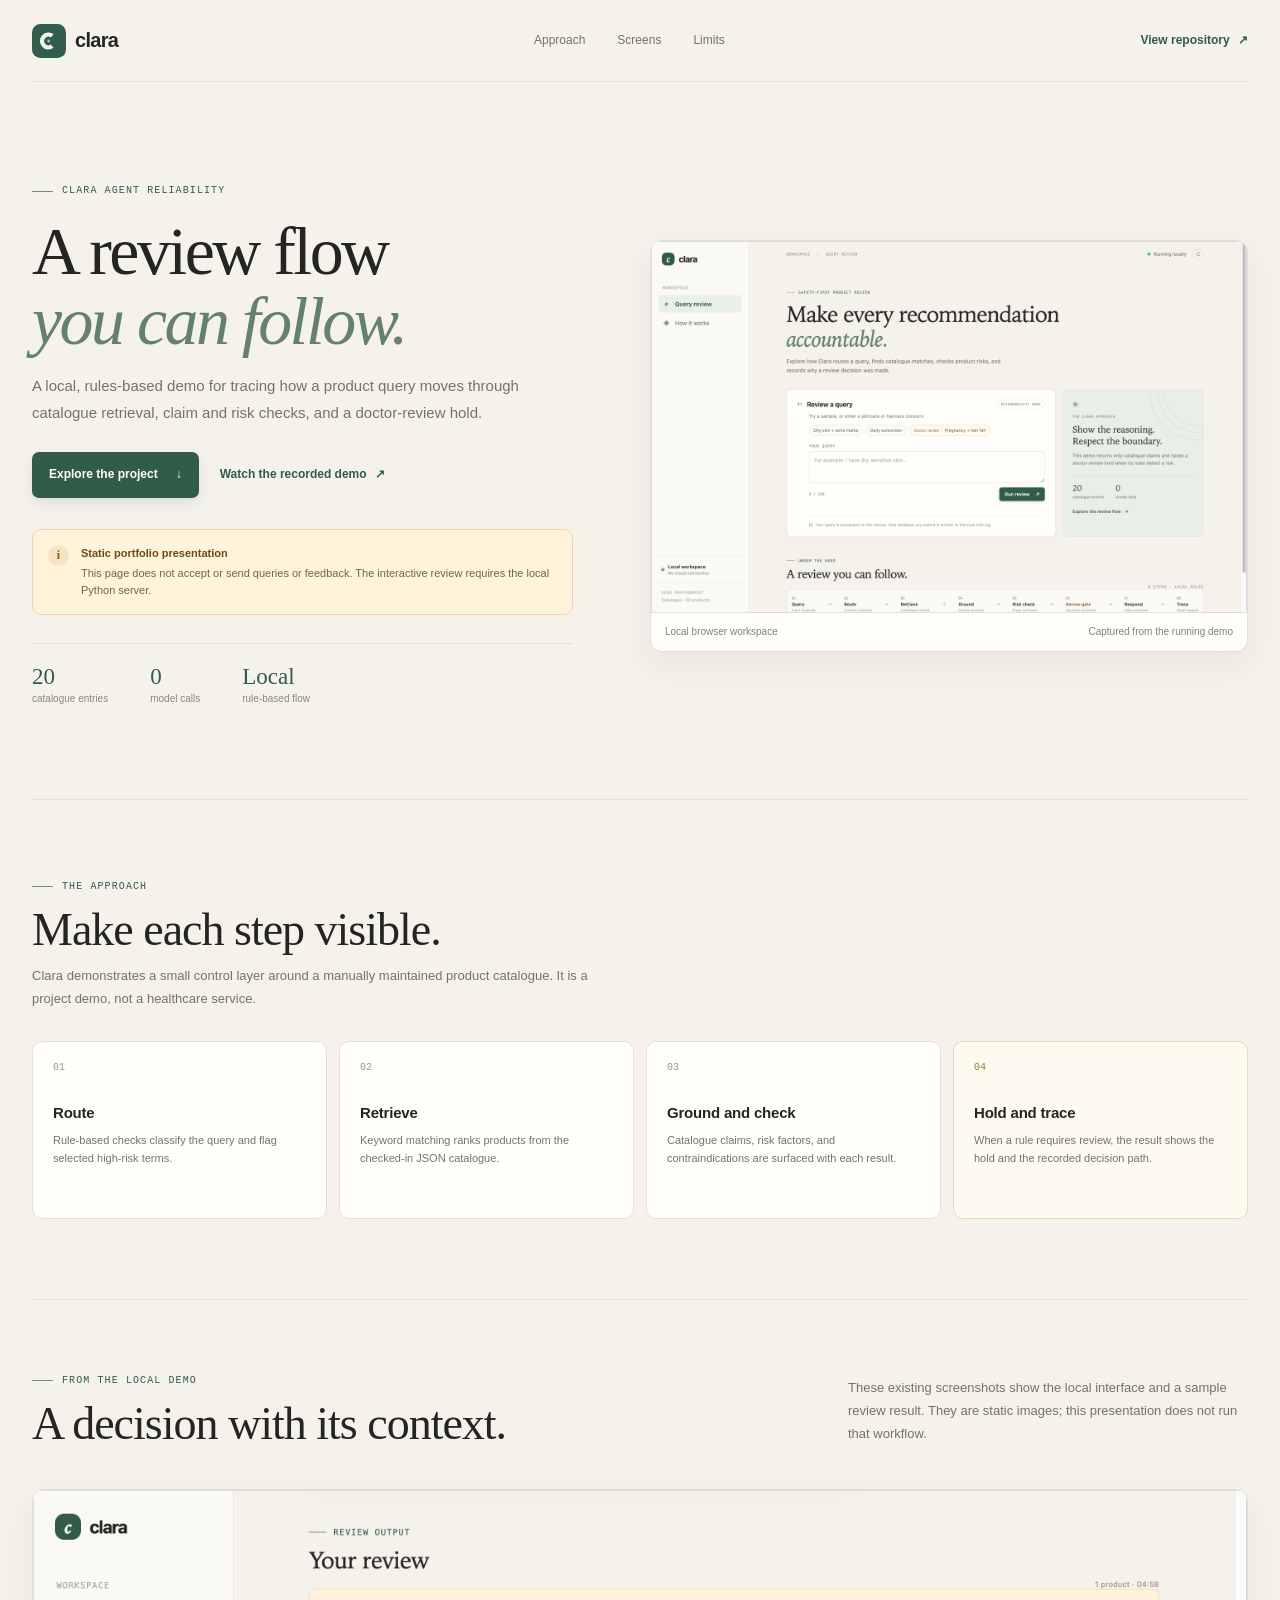
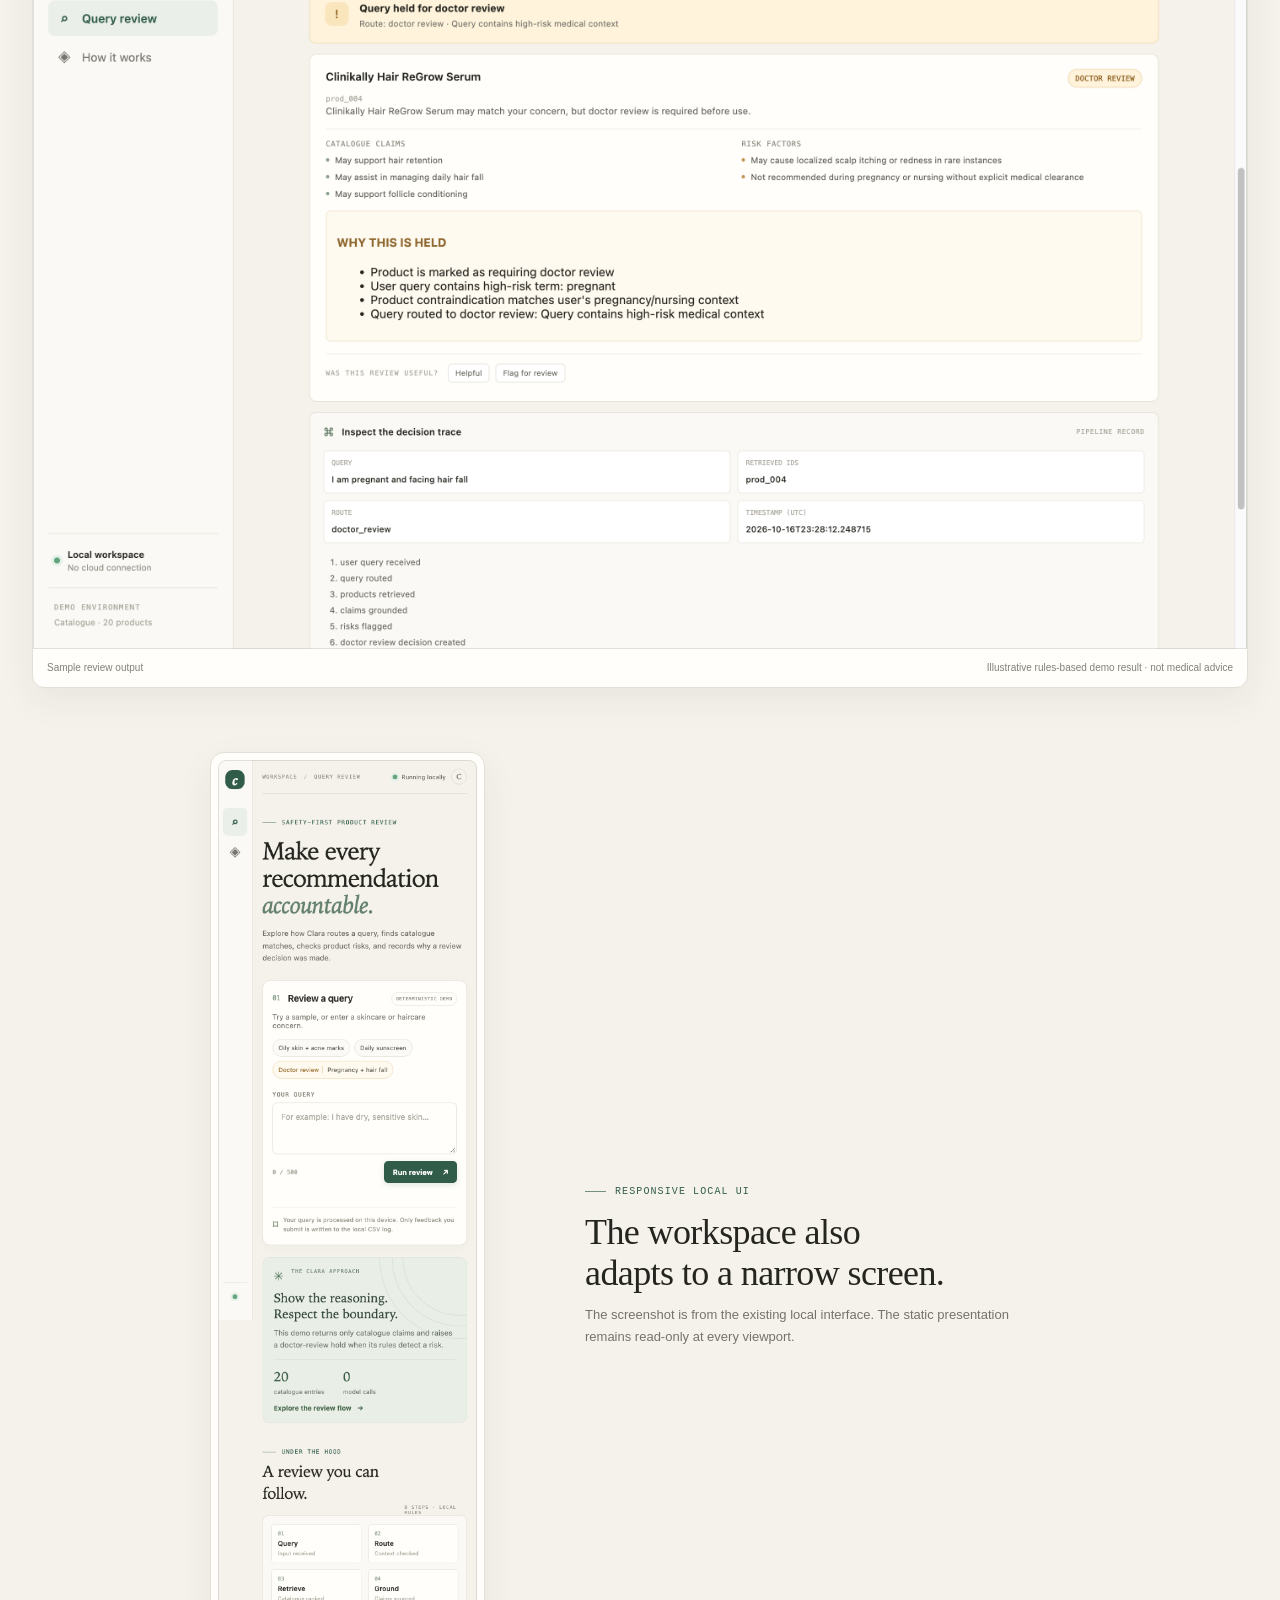
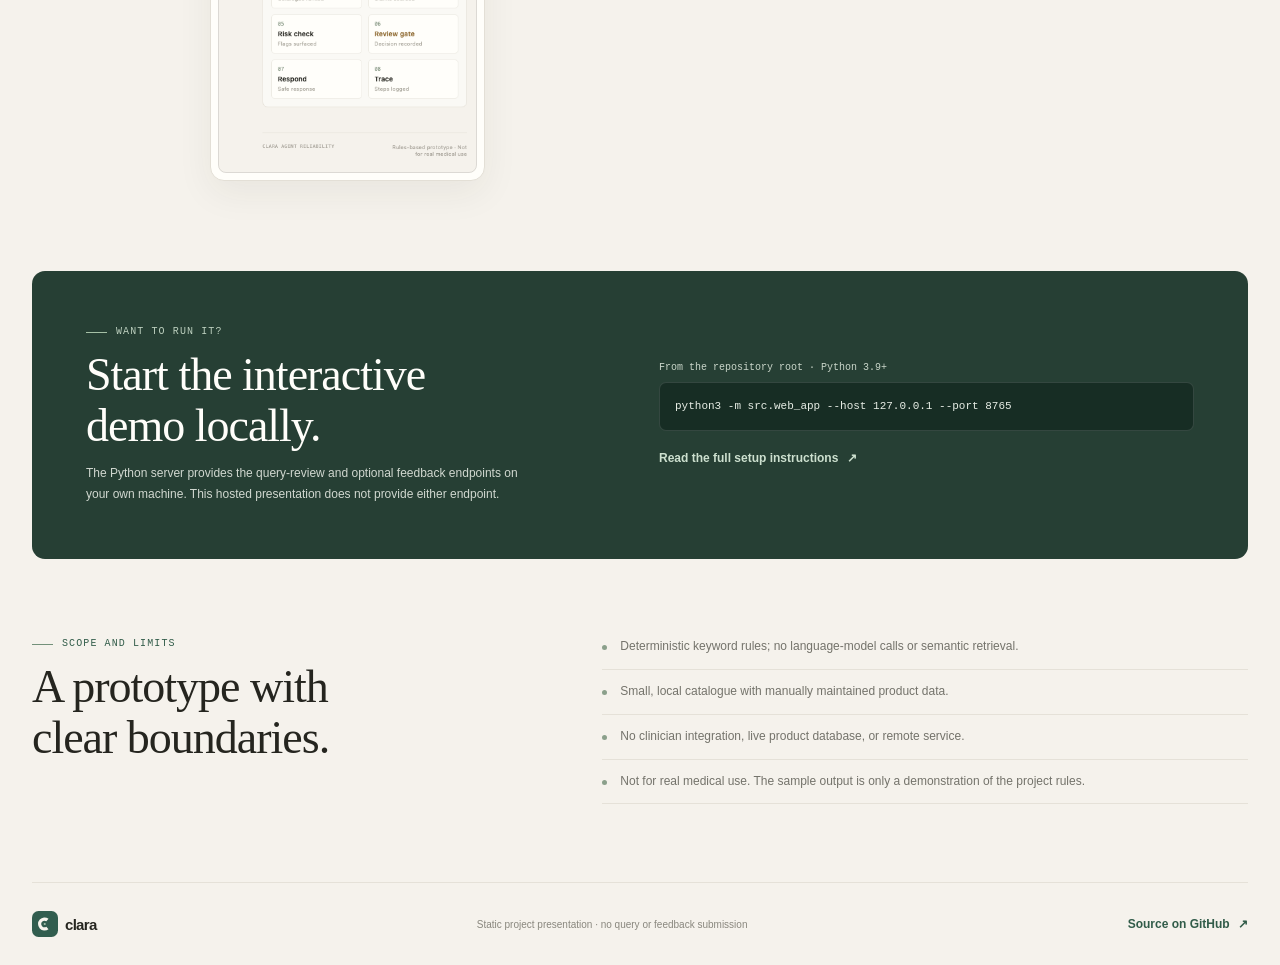
<file: site/index.html>
<!doctype html>
<html lang="en">
<head>
  <meta charset="utf-8">
  <meta name="viewport" content="width=device-width, initial-scale=1">
  <meta name="theme-color" content="#f5f2ec">
  <meta name="description" content="A static portfolio presentation of Clara Agent Reliability, a local rules-based review demo.">
  <title>Clara Agent Reliability — Static Presentation</title>
  <link rel="icon" href="assets/clara-mark.svg" type="image/svg+xml">
  <link rel="stylesheet" href="styles.css">
</head>
<body>
  <div class="page-shell">
    <header class="site-header">
      <a class="brand" href="#top" aria-label="Clara Agent Reliability home">
        <img src="assets/clara-mark.svg" alt="" width="36" height="36">
        <span>clara</span>
      </a>
      <nav aria-label="Page navigation">
        <a href="#approach">Approach</a>
        <a href="#screens">Screens</a>
        <a href="#limits">Limits</a>
      </nav>
      <a class="github-link" href="https://github.com/ayushcodes13/clara-agent-reliability">View repository <span aria-hidden="true">↗</span></a>
    </header>

    <main id="top">
      <section class="hero" aria-labelledby="hero-title">
        <div class="hero-copy">
          <p class="eyebrow"><span class="eyebrow-rule"></span> CLARA AGENT RELIABILITY</p>
          <h1 id="hero-title">A review flow<br><em>you can follow.</em></h1>
          <p class="lede">A local, rules-based demo for tracing how a product query moves through catalogue retrieval, claim and risk checks, and a doctor-review hold.</p>
          <div class="hero-actions">
            <a class="button button-primary" href="#approach">Explore the project <span aria-hidden="true">↓</span></a>
            <a class="text-link" href="https://youtu.be/K3pfU-BcIXI">Watch the recorded demo <span aria-hidden="true">↗</span></a>
          </div>
          <aside class="static-notice" aria-label="Static presentation notice">
            <span class="notice-mark" aria-hidden="true">i</span>
            <div>
              <strong>Static portfolio presentation</strong>
              <p>This page does not accept or send queries or feedback. The interactive review requires the local Python server.</p>
            </div>
          </aside>
          <div class="facts" aria-label="Demo facts">
            <div><strong>20</strong><span>catalogue entries</span></div>
            <div><strong>0</strong><span>model calls</span></div>
            <div><strong>Local</strong><span>rule-based flow</span></div>
          </div>
        </div>
        <figure class="hero-image image-frame">
          <img src="assets/clara-workspace.png" alt="Screenshot of the local Clara review workspace with sample query chips, a blank query area, and the review-flow overview" width="2880" height="1800">
          <figcaption><span>Local browser workspace</span><span>Captured from the running demo</span></figcaption>
        </figure>
      </section>

      <section class="section approach-section" id="approach" aria-labelledby="approach-title">
        <div class="section-heading">
          <p class="eyebrow"><span class="eyebrow-rule"></span> THE APPROACH</p>
          <h2 id="approach-title">Make each step visible.</h2>
          <p class="section-intro">Clara demonstrates a small control layer around a manually maintained product catalogue. It is a project demo, not a healthcare service.</p>
        </div>
        <div class="approach-grid">
          <article class="approach-card"><span class="card-index">01</span><h3>Route</h3><p>Rule-based checks classify the query and flag selected high-risk terms.</p></article>
          <article class="approach-card"><span class="card-index">02</span><h3>Retrieve</h3><p>Keyword matching ranks products from the checked-in JSON catalogue.</p></article>
          <article class="approach-card"><span class="card-index">03</span><h3>Ground and check</h3><p>Catalogue claims, risk factors, and contraindications are surfaced with each result.</p></article>
          <article class="approach-card decision-card"><span class="card-index">04</span><h3>Hold and trace</h3><p>When a rule requires review, the result shows the hold and the recorded decision path.</p></article>
        </div>
      </section>

      <section class="section screenshots-section" id="screens" aria-labelledby="screens-title">
        <div class="section-heading screenshots-heading">
          <div>
            <p class="eyebrow"><span class="eyebrow-rule"></span> FROM THE LOCAL DEMO</p>
            <h2 id="screens-title">A decision with its context.</h2>
          </div>
          <p class="section-intro">These existing screenshots show the local interface and a sample review result. They are static images; this presentation does not run that workflow.</p>
        </div>
        <figure class="review-figure image-frame">
          <img src="assets/clara-review.png" alt="Existing screenshot of a sample query held for doctor review, with catalogue claims, risk factors, and the decision trace" width="2880" height="1800" loading="lazy">
          <figcaption><span>Sample review output</span><span>Illustrative rules-based demo result · not medical advice</span></figcaption>
        </figure>
        <div class="mobile-row">
          <figure class="mobile-figure image-frame">
            <img src="assets/clara-mobile.png" alt="Existing narrow-screen screenshot of the local Clara workspace" width="390" height="1526" loading="lazy">
          </figure>
          <div class="mobile-caption">
            <p class="eyebrow"><span class="eyebrow-rule"></span> RESPONSIVE LOCAL UI</p>
            <h3>The workspace also adapts to a narrow screen.</h3>
            <p>The screenshot is from the existing local interface. The static presentation remains read-only at every viewport.</p>
          </div>
        </div>
      </section>

      <section class="local-run" aria-labelledby="local-run-title">
        <div>
          <p class="eyebrow"><span class="eyebrow-rule"></span> WANT TO RUN IT?</p>
          <h2 id="local-run-title">Start the interactive demo locally.</h2>
          <p>The Python server provides the query-review and optional feedback endpoints on your own machine. This hosted presentation does not provide either endpoint.</p>
        </div>
        <div class="run-details">
          <p>From the repository root · Python 3.9+</p>
          <pre><code>python3 -m src.web_app --host 127.0.0.1 --port 8765</code></pre>
          <a class="text-link" href="https://github.com/ayushcodes13/clara-agent-reliability#run-the-local-review-workspace">Read the full setup instructions <span aria-hidden="true">↗</span></a>
        </div>
      </section>

      <section class="limits" id="limits" aria-labelledby="limits-title">
        <div class="limits-heading">
          <p class="eyebrow"><span class="eyebrow-rule"></span> SCOPE AND LIMITS</p>
          <h2 id="limits-title">A prototype with clear boundaries.</h2>
        </div>
        <ul>
          <li>Deterministic keyword rules; no language-model calls or semantic retrieval.</li>
          <li>Small, local catalogue with manually maintained product data.</li>
          <li>No clinician integration, live product database, or remote service.</li>
          <li>Not for real medical use. The sample output is only a demonstration of the project rules.</li>
        </ul>
      </section>
    </main>

    <footer class="site-footer">
      <a class="brand footer-brand" href="#top"><img src="assets/clara-mark.svg" alt="" width="28" height="28"><span>clara</span></a>
      <span>Static project presentation · no query or feedback submission</span>
      <a href="https://github.com/ayushcodes13/clara-agent-reliability">Source on GitHub <span aria-hidden="true">↗</span></a>
    </footer>
  </div>
</body>
</html>
</file>
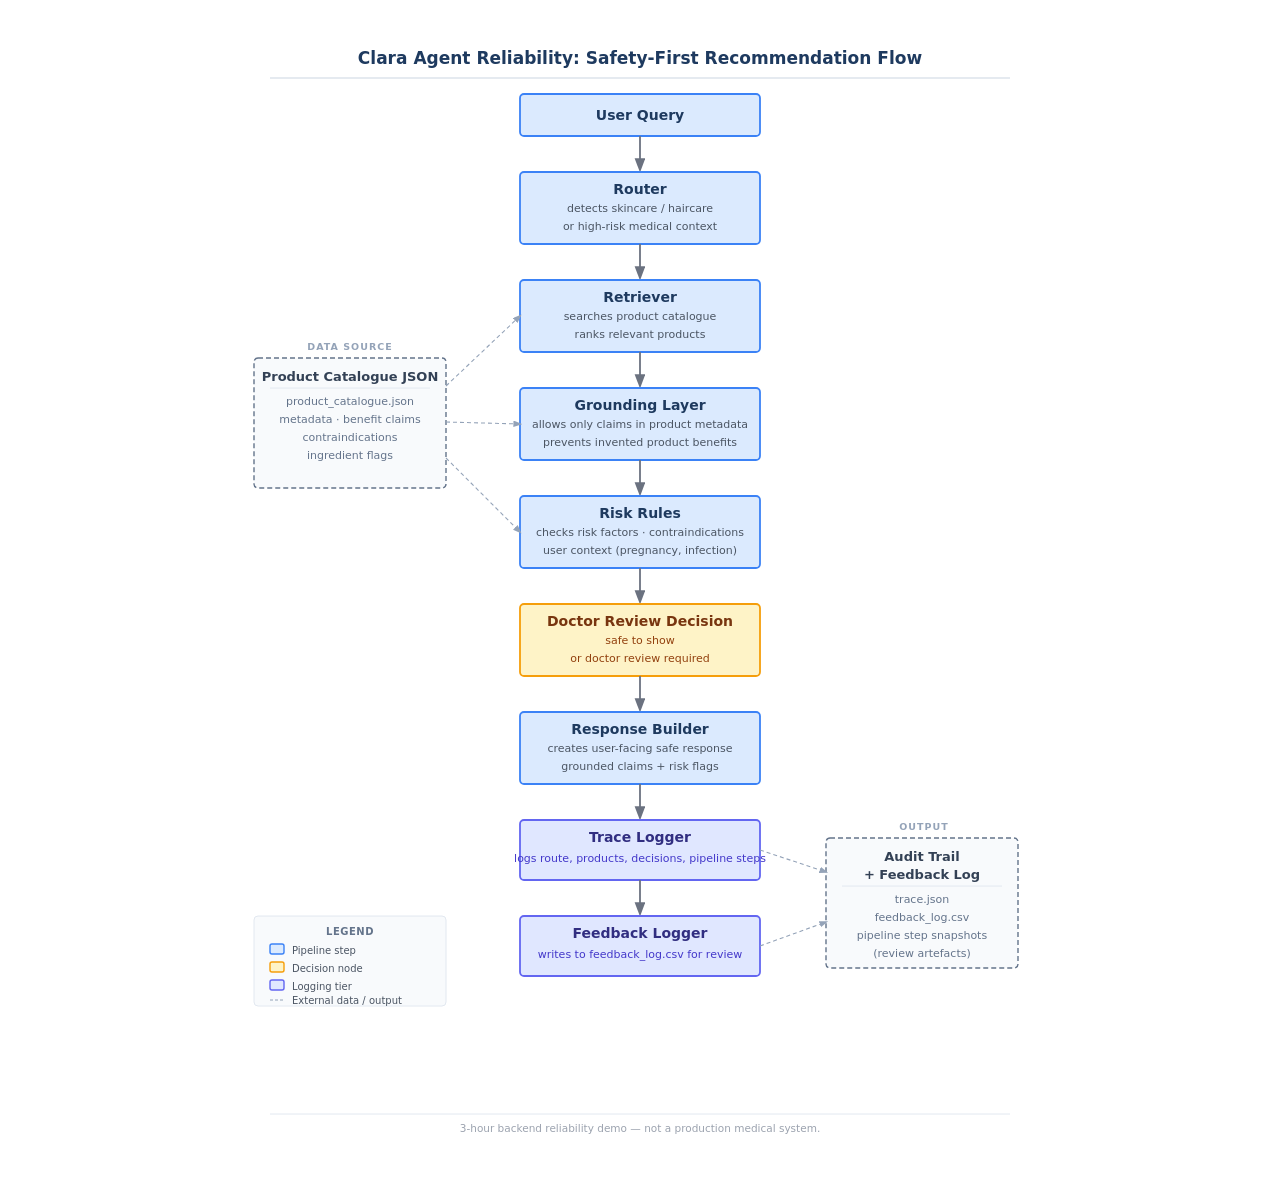
<file: architecture.html>
<!DOCTYPE html>
<html lang="en">

<head>
    <meta charset="UTF-8" />
    <meta name="viewport" content="width=device-width, initial-scale=1.0" />
    <title>Clara Agent Reliability – Architecture</title>
    <style>
        * {
            box-sizing: border-box;
            margin: 0;
            padding: 0;
        }

        body {
            background: #fff;
            font-family: 'Segoe UI', system-ui, -apple-system, sans-serif;
            display: flex;
            justify-content: center;
            padding: 32px 16px 48px;
        }

        svg text {
            font-family: 'Segoe UI', system-ui, -apple-system, sans-serif;
        }
    </style>
</head>

<body>
    <svg viewBox="0 0 860 1110" width="860" xmlns="http://www.w3.org/2000/svg">
        <defs>
            <marker id="arr" markerWidth="8" markerHeight="8" refX="6" refY="3" orient="auto">
                <path d="M0,0 L0,6 L8,3 z" fill="#6b7280" />
            </marker>
            <marker id="arr-dash" markerWidth="8" markerHeight="8" refX="6" refY="3" orient="auto">
                <path d="M0,0 L0,6 L8,3 z" fill="#94a3b8" />
            </marker>
        </defs>

        <!-- Background -->
        <rect width="860" height="1110" fill="#ffffff" />

        <!-- ══ TITLE ══ -->
        <text x="430" y="32" text-anchor="middle" font-size="17" font-weight="600" fill="#1e3a5f">Clara Agent
            Reliability: Safety-First Recommendation Flow</text>
        <line x1="60" y1="46" x2="800" y2="46" stroke="#cbd5e1" stroke-width="1" />

        <!-- ══ MAIN PIPELINE ══ -->

        <!-- 1. User Query -->
        <rect x="310" y="62" width="240" height="42" rx="4" fill="#dbeafe" stroke="#3b82f6" stroke-width="1.8" />
        <text x="430" y="88" text-anchor="middle" font-size="14" font-weight="600" fill="#1e3a5f">User Query</text>

        <!-- Arrow 1→2 -->
        <line x1="430" y1="104" x2="430" y2="137" stroke="#6b7280" stroke-width="1.8" marker-end="url(#arr)" />

        <!-- 2. Router -->
        <rect x="310" y="140" width="240" height="72" rx="4" fill="#dbeafe" stroke="#3b82f6" stroke-width="1.8" />
        <text x="430" y="162" text-anchor="middle" font-size="14" font-weight="600" fill="#1e3a5f">Router</text>
        <text x="430" y="180" text-anchor="middle" font-size="11" fill="#4b5563">detects skincare / haircare</text>
        <text x="430" y="198" text-anchor="middle" font-size="11" fill="#4b5563">or high-risk medical context</text>

        <!-- Arrow 2→3 -->
        <line x1="430" y1="212" x2="430" y2="245" stroke="#6b7280" stroke-width="1.8" marker-end="url(#arr)" />

        <!-- 3. Retriever -->
        <rect x="310" y="248" width="240" height="72" rx="4" fill="#dbeafe" stroke="#3b82f6" stroke-width="1.8" />
        <text x="430" y="270" text-anchor="middle" font-size="14" font-weight="600" fill="#1e3a5f">Retriever</text>
        <text x="430" y="288" text-anchor="middle" font-size="11" fill="#4b5563">searches product catalogue</text>
        <text x="430" y="306" text-anchor="middle" font-size="11" fill="#4b5563">ranks relevant products</text>

        <!-- Arrow 3→4 -->
        <line x1="430" y1="320" x2="430" y2="353" stroke="#6b7280" stroke-width="1.8" marker-end="url(#arr)" />

        <!-- 4. Grounding Layer -->
        <rect x="310" y="356" width="240" height="72" rx="4" fill="#dbeafe" stroke="#3b82f6" stroke-width="1.8" />
        <text x="430" y="378" text-anchor="middle" font-size="14" font-weight="600" fill="#1e3a5f">Grounding
            Layer</text>
        <text x="430" y="396" text-anchor="middle" font-size="11" fill="#4b5563">allows only claims in product
            metadata</text>
        <text x="430" y="414" text-anchor="middle" font-size="11" fill="#4b5563">prevents invented product
            benefits</text>

        <!-- Arrow 4→5 -->
        <line x1="430" y1="428" x2="430" y2="461" stroke="#6b7280" stroke-width="1.8" marker-end="url(#arr)" />

        <!-- 5. Risk Rules -->
        <rect x="310" y="464" width="240" height="72" rx="4" fill="#dbeafe" stroke="#3b82f6" stroke-width="1.8" />
        <text x="430" y="486" text-anchor="middle" font-size="14" font-weight="600" fill="#1e3a5f">Risk Rules</text>
        <text x="430" y="504" text-anchor="middle" font-size="11" fill="#4b5563">checks risk factors ·
            contraindications</text>
        <text x="430" y="522" text-anchor="middle" font-size="11" fill="#4b5563">user context (pregnancy,
            infection)</text>

        <!-- Arrow 5→6 -->
        <line x1="430" y1="536" x2="430" y2="569" stroke="#6b7280" stroke-width="1.8" marker-end="url(#arr)" />

        <!-- 6. Doctor Review Decision (amber — decision node) -->
        <rect x="310" y="572" width="240" height="72" rx="4" fill="#fef3c7" stroke="#f59e0b" stroke-width="1.8" />
        <text x="430" y="594" text-anchor="middle" font-size="14" font-weight="600" fill="#78350f">Doctor Review
            Decision</text>
        <text x="430" y="612" text-anchor="middle" font-size="11" fill="#92400e">safe to show</text>
        <text x="430" y="630" text-anchor="middle" font-size="11" fill="#92400e">or doctor review required</text>

        <!-- Arrow 6→7 -->
        <line x1="430" y1="644" x2="430" y2="677" stroke="#6b7280" stroke-width="1.8" marker-end="url(#arr)" />

        <!-- 7. Response Builder -->
        <rect x="310" y="680" width="240" height="72" rx="4" fill="#dbeafe" stroke="#3b82f6" stroke-width="1.8" />
        <text x="430" y="702" text-anchor="middle" font-size="14" font-weight="600" fill="#1e3a5f">Response
            Builder</text>
        <text x="430" y="720" text-anchor="middle" font-size="11" fill="#4b5563">creates user-facing safe
            response</text>
        <text x="430" y="738" text-anchor="middle" font-size="11" fill="#4b5563">grounded claims + risk flags</text>

        <!-- Arrow 7→8 -->
        <line x1="430" y1="752" x2="430" y2="785" stroke="#6b7280" stroke-width="1.8" marker-end="url(#arr)" />

        <!-- 8. Trace Logger (indigo — logging tier) -->
        <rect x="310" y="788" width="240" height="60" rx="4" fill="#e0e7ff" stroke="#6366f1" stroke-width="1.8" />
        <text x="430" y="810" text-anchor="middle" font-size="14" font-weight="600" fill="#312e81">Trace Logger</text>
        <text x="430" y="830" text-anchor="middle" font-size="11" fill="#4338ca">logs route, products, decisions,
            pipeline steps</text>

        <!-- Arrow 8→9 -->
        <line x1="430" y1="848" x2="430" y2="881" stroke="#6b7280" stroke-width="1.8" marker-end="url(#arr)" />

        <!-- 9. Feedback Logger (indigo — logging tier) -->
        <rect x="310" y="884" width="240" height="60" rx="4" fill="#e0e7ff" stroke="#6366f1" stroke-width="1.8" />
        <text x="430" y="906" text-anchor="middle" font-size="14" font-weight="600" fill="#312e81">Feedback
            Logger</text>
        <text x="430" y="926" text-anchor="middle" font-size="11" fill="#4338ca">writes to feedback_log.csv for
            review</text>

        <!-- ══ LEFT SIDEBAR – Product Catalogue ══ -->
        <text x="140" y="318" text-anchor="middle" font-size="9.5" letter-spacing="1" fill="#94a3b8"
            font-weight="600">DATA SOURCE</text>
        <rect x="44" y="326" width="192" height="130" rx="4" fill="#f8fafc" stroke="#64748b" stroke-width="1.4"
            stroke-dasharray="5,3" />
        <text x="140" y="349" text-anchor="middle" font-size="13" font-weight="600" fill="#334155">Product Catalogue
            JSON</text>
        <!-- small divider -->
        <line x1="60" y1="356" x2="220" y2="356" stroke="#e2e8f0" stroke-width="1" />
        <text x="140" y="373" text-anchor="middle" font-size="11" fill="#64748b">product_catalogue.json</text>
        <text x="140" y="391" text-anchor="middle" font-size="11" fill="#64748b">metadata · benefit claims</text>
        <text x="140" y="409" text-anchor="middle" font-size="11" fill="#64748b">contraindications</text>
        <text x="140" y="427" text-anchor="middle" font-size="11" fill="#64748b">ingredient flags</text>

        <!-- Dashed arrows from Product Catalogue to Retriever, Grounding, Risk Rules -->
        <!-- → Retriever (center y≈284, left edge x=310) -->
        <line x1="236" y1="354" x2="310" y2="284" stroke="#94a3b8" stroke-width="1.1" stroke-dasharray="4,3"
            marker-end="url(#arr-dash)" />
        <!-- → Grounding Layer (center y≈392, left edge x=310) -->
        <line x1="236" y1="390" x2="310" y2="392" stroke="#94a3b8" stroke-width="1.1" stroke-dasharray="4,3"
            marker-end="url(#arr-dash)" />
        <!-- → Risk Rules (center y≈500, left edge x=310) -->
        <line x1="236" y1="426" x2="310" y2="500" stroke="#94a3b8" stroke-width="1.1" stroke-dasharray="4,3"
            marker-end="url(#arr-dash)" />

        <!-- ══ RIGHT SIDEBAR – Audit Trail ══ -->
        <text x="714" y="798" text-anchor="middle" font-size="9.5" letter-spacing="1" fill="#94a3b8"
            font-weight="600">OUTPUT</text>
        <rect x="616" y="806" width="192" height="130" rx="4" fill="#f8fafc" stroke="#64748b" stroke-width="1.4"
            stroke-dasharray="5,3" />
        <text x="712" y="829" text-anchor="middle" font-size="13" font-weight="600" fill="#334155">Audit Trail</text>
        <text x="712" y="847" text-anchor="middle" font-size="13" font-weight="600" fill="#334155">+ Feedback Log</text>
        <line x1="632" y1="854" x2="792" y2="854" stroke="#e2e8f0" stroke-width="1" />
        <text x="712" y="871" text-anchor="middle" font-size="11" fill="#64748b">trace.json</text>
        <text x="712" y="889" text-anchor="middle" font-size="11" fill="#64748b">feedback_log.csv</text>
        <text x="712" y="907" text-anchor="middle" font-size="11" fill="#64748b">pipeline step snapshots</text>
        <text x="712" y="925" text-anchor="middle" font-size="11" fill="#64748b">(review artefacts)</text>

        <!-- Dashed arrows from Trace Logger and Feedback Logger to Audit Trail -->
        <!-- Trace Logger right edge (550) center y ≈ 818 → Audit Trail left edge (616) -->
        <line x1="550" y1="818" x2="616" y2="840" stroke="#94a3b8" stroke-width="1.1" stroke-dasharray="4,3"
            marker-end="url(#arr-dash)" />
        <!-- Feedback Logger right edge (550) center y ≈ 914 → Audit Trail left edge (616) -->
        <line x1="550" y1="914" x2="616" y2="890" stroke="#94a3b8" stroke-width="1.1" stroke-dasharray="4,3"
            marker-end="url(#arr-dash)" />

        <!-- ══ LEGEND ══ -->
        <rect x="44" y="884" width="192" height="90" rx="4" fill="#f8fafc" stroke="#e2e8f0" stroke-width="1" />
        <text x="140" y="903" text-anchor="middle" font-size="10" font-weight="600" fill="#64748b"
            letter-spacing="0.5">LEGEND</text>
        <rect x="60" y="912" width="14" height="10" rx="2" fill="#dbeafe" stroke="#3b82f6" stroke-width="1.4" />
        <text x="82" y="922" font-size="10" fill="#4b5563">Pipeline step</text>
        <rect x="60" y="930" width="14" height="10" rx="2" fill="#fef3c7" stroke="#f59e0b" stroke-width="1.4" />
        <text x="82" y="940" font-size="10" fill="#4b5563">Decision node</text>
        <rect x="60" y="948" width="14" height="10" rx="2" fill="#e0e7ff" stroke="#6366f1" stroke-width="1.4" />
        <text x="82" y="958" font-size="10" fill="#4b5563">Logging tier</text>
        <line x1="60" y1="968" x2="74" y2="968" stroke="#94a3b8" stroke-width="1" stroke-dasharray="3,2" />
        <text x="82" y="972" font-size="10" fill="#4b5563">External data / output</text>

        <!-- ══ FOOTER ══ -->
        <line x1="60" y1="1082" x2="800" y2="1082" stroke="#e2e8f0" stroke-width="1" />
        <text x="430" y="1100" text-anchor="middle" font-size="10.5" fill="#9ca3af">3-hour backend reliability demo —
            not a production medical system.</text>
    </svg>
</body>

</html>
</file>
<file: site/styles.css>
:root {
  color-scheme: light;
  --paper: #f5f2ec;
  --surface: #fffefa;
  --ink: #25251f;
  --muted: #74736b;
  --line: #e5e1d8;
  --green: #315c49;
  --green-soft: #e9eee7;
  --amber: #8e5b12;
  --amber-soft: #fff3db;
  --serif: Iowan Old Style, Baskerville, "Palatino Linotype", Georgia, serif;
  --sans: Inter, -apple-system, BlinkMacSystemFont, "Segoe UI", sans-serif;
  --mono: ui-monospace, SFMono-Regular, Menlo, monospace;
}

* { box-sizing: border-box; }
html { scroll-behavior: smooth; }
body {
  margin: 0;
  background: var(--paper);
  color: var(--ink);
  font: 15px/1.55 var(--sans);
  -webkit-font-smoothing: antialiased;
}
a { color: inherit; }
a:focus-visible { outline: 3px solid #76967a; outline-offset: 4px; border-radius: 4px; }
.page-shell { width: min(1240px, calc(100% - 64px)); margin: 0 auto; }
.site-header {
  min-height: 82px;
  display: flex;
  align-items: center;
  justify-content: space-between;
  gap: 24px;
  border-bottom: 1px solid var(--line);
}
.brand { display: inline-flex; align-items: center; gap: 9px; color: var(--ink); text-decoration: none; font-size: 20px; font-weight: 700; letter-spacing: -.7px; }
.brand img { display: block; width: 34px; height: 34px; }
.site-header nav { display: flex; align-items: center; gap: 32px; }
.site-header nav a, .github-link, .site-footer>a:last-child { color: var(--muted); font-size: 12px; text-decoration: none; }
.site-header nav a:hover, .github-link:hover, .site-footer>a:last-child:hover, .text-link:hover { color: var(--green); }
.github-link { color: var(--green); font-weight: 600; }
.github-link span, .site-footer>a:last-child span { padding-left: 5px; }

.hero { display: grid; grid-template-columns: minmax(0, .95fr) minmax(0, 1.05fr); align-items: center; gap: clamp(36px, 6vw, 82px); padding: clamp(62px, 8vw, 112px) 0 92px; }
.hero-copy { min-width: 0; }
.eyebrow { display: flex; align-items: center; gap: 9px; margin: 0; color: var(--green); font: 10px/1.4 var(--mono); letter-spacing: 1.1px; text-transform: uppercase; }
.eyebrow-rule { width: 21px; height: 1px; background: #73917a; }
h1, h2, h3, p { margin-top: 0; }
h1 { margin: 19px 0 16px; font: 500 clamp(45px, 5.3vw, 72px)/1.02 var(--serif); letter-spacing: -2.5px; text-wrap: balance; }
h1 em { color: #65816a; font-weight: 500; }
.lede { max-width: 510px; margin-bottom: 26px; color: var(--muted); font-size: 15px; line-height: 1.8; text-wrap: pretty; }
.hero-actions { display: flex; align-items: center; gap: 21px; flex-wrap: wrap; }
.button { min-height: 46px; display: inline-flex; align-items: center; justify-content: center; gap: 18px; padding: 0 17px; border-radius: 7px; text-decoration: none; font-size: 12px; font-weight: 650; transition: background-color 140ms ease, transform 140ms ease; }
.button:active { transform: scale(.96); }
.button-primary { background: var(--green); color: white; box-shadow: 0 5px 14px #315c4920; }
.button-primary:hover { background: #274d3a; }
.text-link { color: var(--green); font-size: 12px; font-weight: 650; text-decoration: none; }
.text-link span { padding-left: 5px; }
.static-notice { display: flex; gap: 12px; align-items: flex-start; margin-top: 31px; padding: 15px; border: 1px solid #ead7b2; border-radius: 9px; background: var(--amber-soft); }
.notice-mark { flex: 0 0 21px; display: grid; place-items: center; width: 21px; height: 21px; border-radius: 50%; background: #f4e4c5; color: var(--amber); font: 600 12px var(--serif); }
.static-notice strong { display: block; margin: 0 0 3px; color: #6f4a14; font-size: 11px; }
.static-notice p { margin: 0; color: #786344; font-size: 11px; line-height: 1.55; }
.facts { display: flex; gap: clamp(20px, 4vw, 42px); margin-top: 28px; padding-top: 20px; border-top: 1px solid var(--line); }
.facts div { display: grid; gap: 2px; }
.facts strong { color: var(--green); font: 500 23px/1.1 var(--serif); }
.facts span { color: #8a887f; font-size: 10px; }
.image-frame { overflow: hidden; margin: 0; border: 1px solid #e3dfd6; border-radius: 12px; background: var(--surface); box-shadow: 0 12px 36px #312c2110; }
.image-frame img { display: block; max-width: 100%; height: auto; outline: 1px solid rgb(0 0 0 / 10%); outline-offset: -1px; }
.hero-image img { width: 100%; }
.image-frame figcaption { display: flex; justify-content: space-between; gap: 12px; padding: 11px 14px; color: #838177; font-size: 10px; }
.image-frame figcaption span:last-child { text-align: right; }

.section { padding: 80px 0; border-top: 1px solid var(--line); }
.section-heading { max-width: 680px; margin-bottom: 30px; }
.section-heading h2, .local-run h2, .limits h2 { margin: 11px 0 10px; font: 500 clamp(31px, 3.7vw, 46px)/1.1 var(--serif); letter-spacing: -1px; text-wrap: balance; }
.section-intro { max-width: 590px; margin: 0; color: var(--muted); font-size: 13px; line-height: 1.75; text-wrap: pretty; }
.approach-grid { display: grid; grid-template-columns: repeat(4, minmax(0, 1fr)); gap: 12px; }
.approach-card { min-height: 178px; padding: 20px; border: 1px solid var(--line); border-radius: 10px; background: var(--surface); }
.approach-card .card-index { display: block; margin-bottom: 28px; color: #88a08a; font: 10px var(--mono); }
.approach-card h3 { margin: 0 0 7px; font-size: 15px; letter-spacing: -.2px; }
.approach-card p { margin: 0; color: var(--muted); font-size: 11px; line-height: 1.65; }
.decision-card { border-color: #ead8b6; background: #fffaf0; }
.decision-card .card-index { color: #a17a3c; }

.screenshots-section { padding-top: 74px; }
.screenshots-heading { max-width: none; display: flex; justify-content: space-between; align-items: end; gap: 30px; }
.screenshots-heading .section-intro { max-width: 400px; padding-bottom: 14px; }
.review-figure img { width: 100%; }
.mobile-row { display: grid; grid-template-columns: minmax(200px, 275px) minmax(0, 1fr); align-items: center; justify-content: center; gap: clamp(36px, 8vw, 100px); max-width: 860px; margin: 64px auto 0; }
.mobile-figure { justify-self: center; padding: 7px; border-radius: 14px; }
.mobile-figure img { width: 100%; border-radius: 8px; }
.mobile-caption { max-width: 440px; }
.mobile-caption h3 { margin: 13px 0 9px; font: 500 clamp(27px, 3vw, 36px)/1.16 var(--serif); letter-spacing: -.6px; text-wrap: balance; }
.mobile-caption>p:last-child { margin: 0; color: var(--muted); font-size: 13px; line-height: 1.7; }

.local-run { display: grid; grid-template-columns: 1fr 1fr; align-items: center; gap: 38px; margin: 10px 0 0; padding: clamp(28px, 5vw, 54px); border-radius: 13px; background: #263f34; color: #fffefa; }
.local-run .eyebrow { color: #bdd0bf; }
.local-run .eyebrow-rule { background: #a5c0a6; }
.local-run h2 { max-width: 430px; margin-bottom: 12px; }
.local-run>div:first-child>p:last-child { max-width: 450px; margin: 0; color: #d1d8d0; font-size: 12px; line-height: 1.75; }
.run-details { min-width: 0; }
.run-details>p { margin: 0 0 9px; color: #cad6ca; font: 10px var(--mono); }
.run-details pre { overflow-x: auto; margin: 0 0 14px; padding: 15px; border: 1px solid #ffffff20; border-radius: 7px; background: #172d24; color: #e8eee6; font: 11px/1.5 var(--mono); white-space: pre-wrap; overflow-wrap: anywhere; }
.run-details .text-link { color: #cde0cf; }
.run-details .text-link:hover { color: white; }

.limits { display: grid; grid-template-columns: minmax(0, .9fr) minmax(0, 1.1fr); gap: 42px; align-items: start; padding: 78px 0; border-bottom: 1px solid var(--line); }
.limits h2 { max-width: 460px; }
.limits ul { display: grid; gap: 12px; margin: 0; padding: 0; list-style: none; }
.limits li { position: relative; padding: 0 0 12px 18px; border-bottom: 1px solid var(--line); color: var(--muted); font-size: 12px; line-height: 1.65; }
.limits li::before { position: absolute; top: 8px; left: 0; width: 5px; height: 5px; border-radius: 50%; background: #8ba08b; content: ""; }
.site-footer { min-height: 82px; display: flex; align-items: center; justify-content: space-between; gap: 20px; color: #89877e; font-size: 10px; }
.footer-brand { gap: 7px; font-size: 15px; }
.footer-brand img { width: 26px; height: 26px; }
.site-footer>a:last-child { color: var(--green); font-weight: 600; }

@media (max-width: 920px) {
  .page-shell { width: min(100% - 44px, 760px); }
  .hero { grid-template-columns: 1fr; gap: 34px; padding: 64px 0 72px; }
  .hero-copy { max-width: 660px; }
  .hero-image { max-width: 760px; }
  .approach-grid { grid-template-columns: repeat(2, minmax(0, 1fr)); }
  .screenshots-heading { align-items: start; }
  .screenshots-heading .section-intro { max-width: 330px; }
}
@media (max-width: 620px) {
  .page-shell { width: calc(100% - 32px); }
  .site-header { min-height: 68px; gap: 10px; }
  .brand { gap: 6px; font-size: 17px; }
  .brand img { width: 30px; height: 30px; }
  .site-header nav { gap: 13px; }
  .site-header nav a, .github-link { font-size: 10px; }
  .github-link { max-width: 75px; line-height: 1.3; }
  .hero { gap: 28px; padding: 47px 0 54px; }
  h1 { font-size: clamp(43px, 12vw, 56px); letter-spacing: -1.7px; }
  .lede { font-size: 13px; }
  .hero-actions { align-items: flex-start; gap: 14px; }
  .button { min-height: 44px; }
  .text-link { align-self: center; font-size: 11px; }
  .static-notice { margin-top: 23px; padding: 12px; }
  .facts { gap: 23px; }
  .facts strong { font-size: 20px; }
  .image-frame { border-radius: 9px; }
  .image-frame figcaption { padding: 9px 10px; font-size: 9px; }
  .section { padding: 58px 0; }
  .section-heading h2, .local-run h2, .limits h2 { font-size: 34px; }
  .approach-grid { gap: 8px; }
  .approach-card { min-height: 0; padding: 14px; }
  .approach-card .card-index { margin-bottom: 19px; }
  .approach-card h3 { font-size: 13px; }
  .approach-card p { font-size: 10px; }
  .screenshots-heading { display: block; }
  .screenshots-heading .section-intro { padding: 0; }
  .mobile-row { grid-template-columns: minmax(0, 1fr); gap: 25px; margin-top: 36px; }
  .mobile-figure { width: min(100%, 260px); }
  .mobile-caption { max-width: none; }
  .local-run { grid-template-columns: 1fr; gap: 22px; padding: 24px 18px; }
  .run-details pre { font-size: 10px; }
  .limits { grid-template-columns: 1fr; gap: 17px; padding: 57px 0; }
  .site-footer { flex-wrap: wrap; justify-content: space-between; gap: 10px; padding: 17px 0; }
  .site-footer>span { order: 3; width: 100%; }
}
@media (max-width: 380px) {
  .page-shell { width: calc(100% - 24px); }
  .site-header nav { gap: 8px; }
  .site-header nav a { font-size: 9px; }
  .github-link { max-width: 62px; font-size: 9px; }
  .facts { gap: 15px; }
}
@media (prefers-reduced-motion: reduce) {
  html { scroll-behavior: auto; }
  *, *::before, *::after { transition-duration: .01ms !important; }
}
</file>
